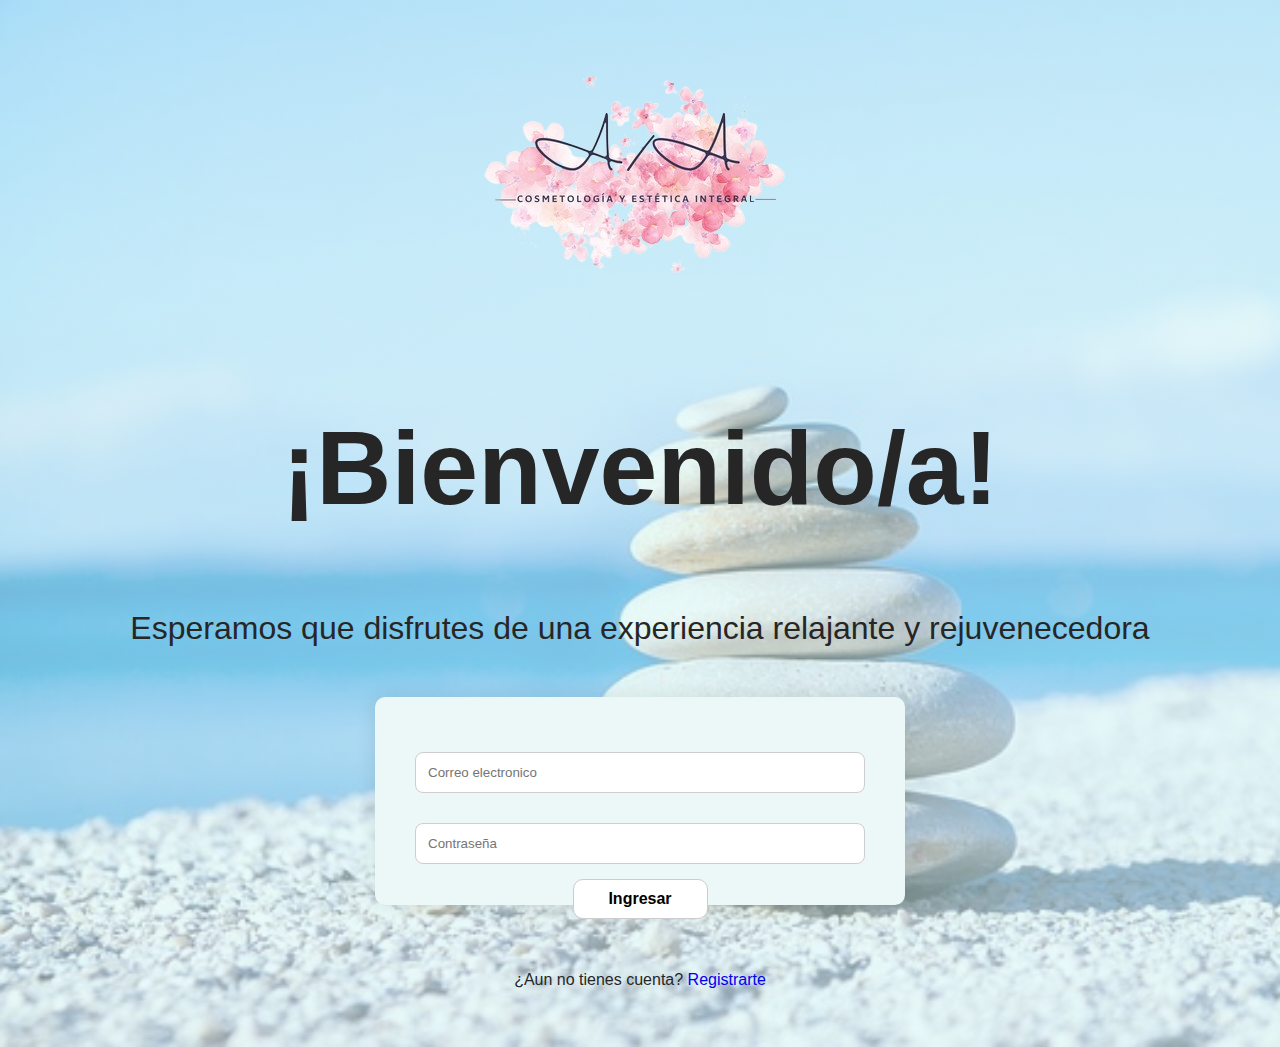
<file: ingreso.html>
<!DOCTYPE html>
<html lang="en">
<head>
    <meta charset="UTF-8">
    <meta name="viewport" content="width=device-width, initial-scale=1.0">
    <title>ingreso</title>
    <link rel="stylesheet" href="ingreso.css">
</head>
<body>
    <div class="logo_inicio">
        <img class="img_logo" src="imagenes/logo.png" alt="">
    </div>
    <div class="contenido">
        <h1>¡Bienvenido/a!</h1>
        <p >Esperamos que disfrutes de una experiencia relajante y rejuvenecedora</p>    
        
        <form>
            <label for="Correo"></label>
            <input id="Correo" name="Correo" placeholder="Correo electronico" autocomplete="off">
        
            <label for="contrasena"></label>
            <input id="contrasena" name="contrasena" placeholder="Contraseña" autocomplete="off">
            
            <button type="summit" id="summit">Ingresar</button>    
        </form>
        <!-- <script src="inicio.js"></script> -->
        <div class="login-link">
            <p class="p_login">¿Aun no tienes cuenta? 
            <a href="inicio.html">Registrarte</a></p>
        </div>
    </div>
</body>
</html>
</file>
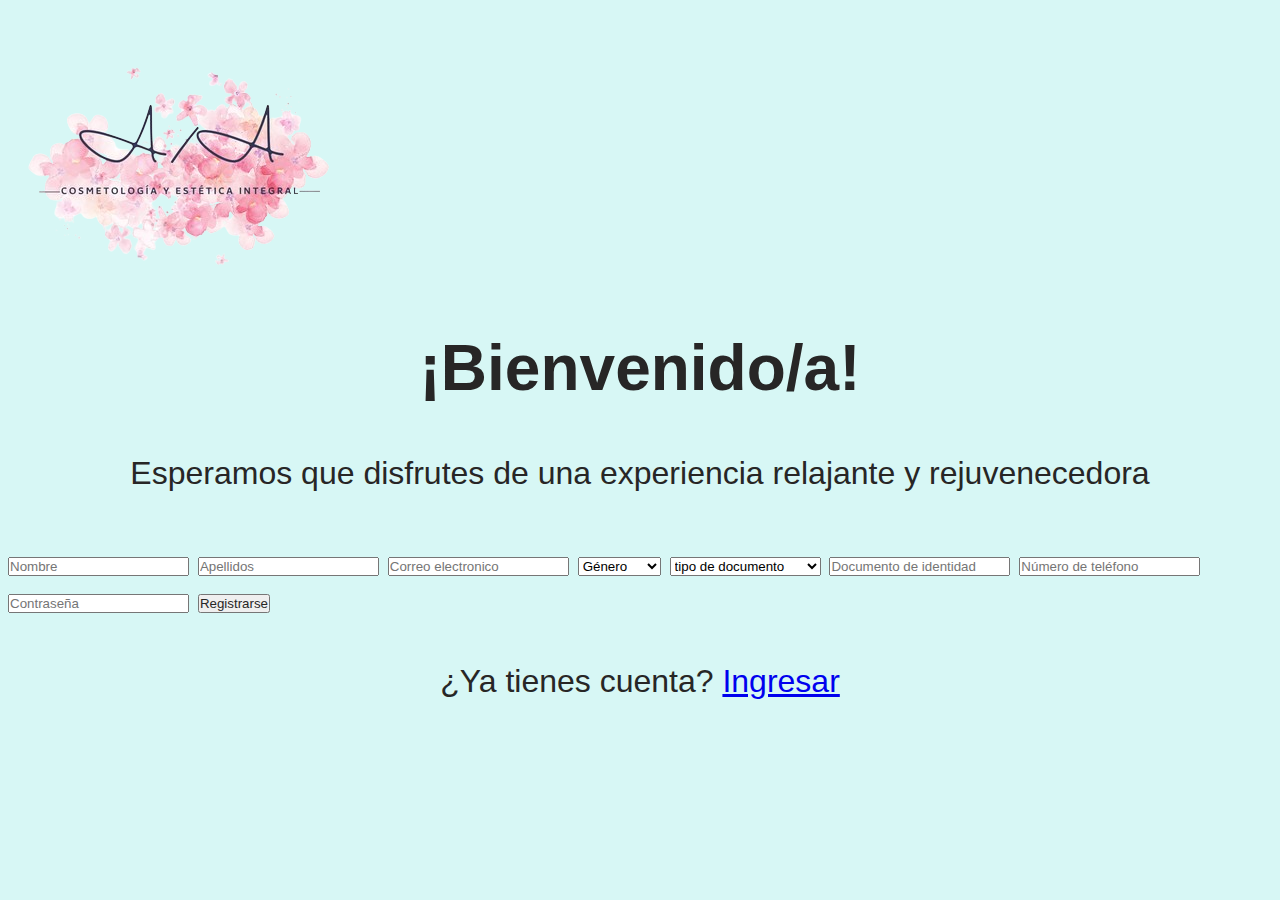
<file: inicio.html>
<!DOCTYPE html>
<html lang="en">
<head>
    <meta charset="UTF-8">
    <meta name="viewport" content="width=device-width, initial-scale=1.0">
    <link rel="stylesheet" href="inicio.css">
    <title>Document</title>
</head>
<body>
    <div class="logo_inicio">
        <img class="img_logo" src="imagenes/logo.png" alt="">
    </div>
    <div class="contenido">
        <h1>¡Bienvenido/a!</h1>
        <p >Esperamos que disfrutes de una experiencia relajante y rejuvenecedora</p>    
        
        <form>
            <label for="Nombre"></label>
            <input id="Nombre" name="Nombre" placeholder="Nombre" autocomplete="off">
        
            <label for="Apellidos"></label>
            <input id="Apellidos" name="Apellidos" placeholder="Apellidos" autocomplete="off">
        
            <label for="Correo"></label>
            <input id="Correo" name="Correo" placeholder="Correo electronico" autocomplete="off">
        
            <label for="genero"></label>
            <select id="genero" name="genero">
                <option value="">Género</option>
                <option value="1">Masculino</option>
                <option value="2">Femenino</option>
                <option value="3">Otro</option>
            </select>
        
            <label for="tipo"></label>
            <select id="tipo">
                <option value="">tipo de documento</option>
                <option value="1">Tarjeta de identidad</option>
                <option value="2">Cedula de ciudadania</option>
                <option value="3">Otro</option>
            </select>
            <label for="documento"></label>
            <input id="documento" name="documento" placeholder="Documento de identidad" autocomplete="off">
        
            <label for="telefono"></label>
                <input id="telefono" name="telefono" placeholder="Número de teléfono" autocomplete="off">
        
            <label for="contrasena"></label>
            <input id="contrasena" name="contrasena" placeholder="Contraseña" autocomplete="off">
            
            <button type="summit" id="summit">Registrarse</button>    
        </form>
        <script src="inicio.js"></script>
        <div class="login-link">
            <p class="p_login">¿Ya tienes cuenta? 
            <a href="ingreso.html" >Ingresar</a></p>
        </div>
    </div>
    
</body>
</html>
</file>
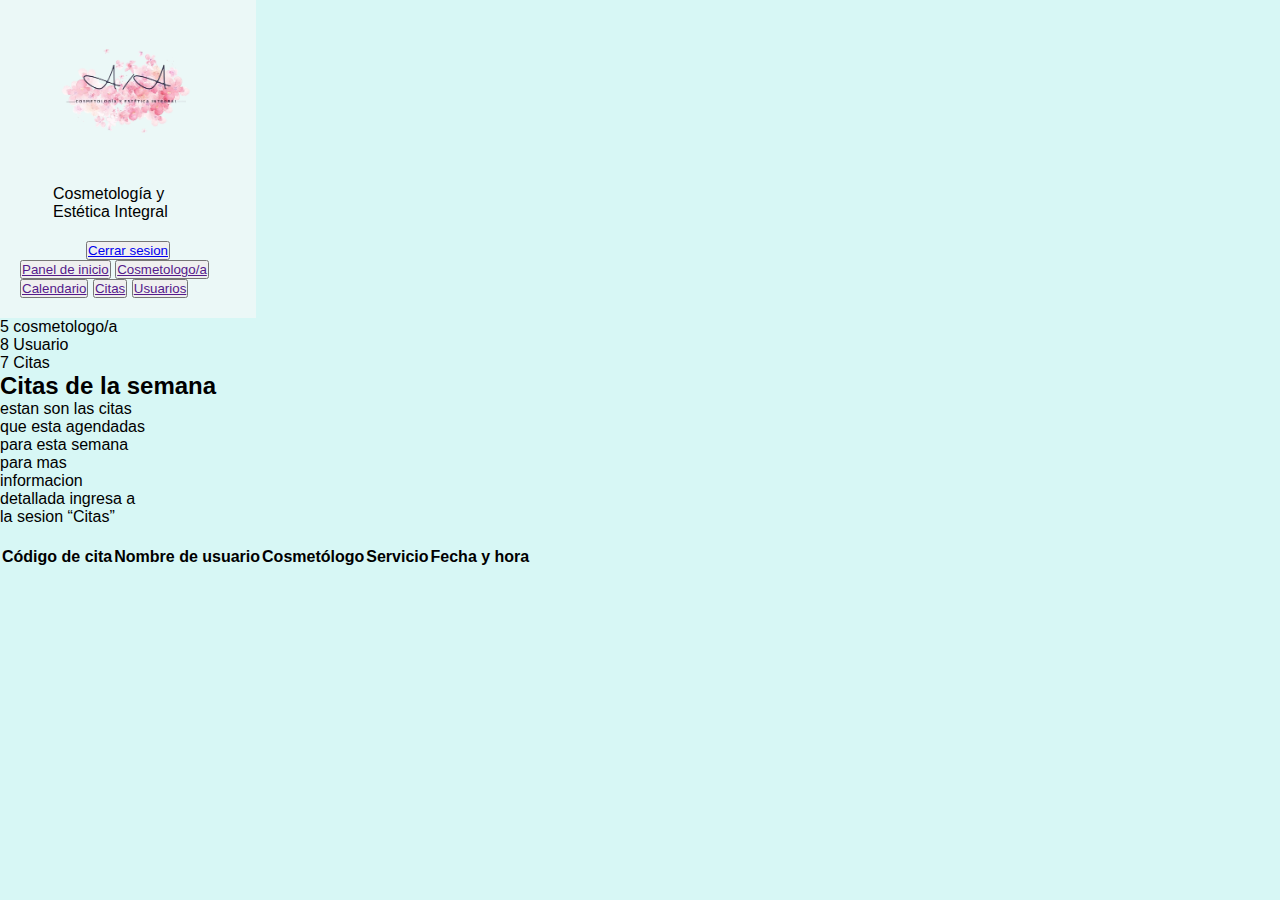
<file: panel_inicio_admin.html>
<!DOCTYPE html>
<html lang="en">
<head>
    <meta charset="UTF-8">
    <meta name="viewport" content="width=device-width, initial-scale=1.0">
    <title>panel de inicio administrador</title>
    <link rel="stylesheet" href="panel_inicio_admin.css">
</head>
<body>
    <div>
        <aside class="contenedor_lateral">
            <div class="cont_logo">
                <img src="imagenes/logo.png" alt="">
                <p>Cosmetología y Estética Integral</p>
            </div>
            <button class="boton_logo">
                <a href="index.html">Cerrar sesion</a>
            </button>
            <nav class="nav_logo">
                <button class="button_nav_logo" >
                    <a href="">Panel de inicio</a>
                </button>
                <button class="button_nav_logo" >
                    <a href="">Cosmetologo/a</a>
                </button>
                <button class="button_nav_logo" >
                    <a href="">Calendario</a>
                </button>
                <button class="button_nav_logo" >
                    <a href="">Citas</a>
                </button>
                <button class="button_nav_logo" >
                    <a href="">Usuarios</a>
                </button>
            </nav>
        </aside>
        <main class="cont_logo">
            <div class="panel">
                <div class="panel_cards">
                    <div class="panel_card">
                        <span>5</span>
                        <span>cosmetologo/a</span>
                    </div>
                    <div class="panel_card">
                        <span>8</span>
                        <span>Usuario</span>
                    </div>
                    <div class="panel_card">
                        <span>7</span>
                        <span>Citas</span>
                    </div>
                </div>
                <div class="contenido_principal">
                    <h2 class="h2_principal">Citas de la semana </h2>
                    <p class="p_principal">estan son las citas que esta agendadas para esta semana 
                        para mas informacion detallada ingresa a la sesion “Citas” </p>
                    <table class="tabla_principal">
                        <thead class="thead_tabla">
                            <tr class="tr_tabla">
                                <th class="th_tabla">Código de cita</th>
                                <th class="th_tabla">Nombre de usuario</th>
                                <th class="th_tabla">Cosmetólogo</th>
                                <th class="th_tabla">Servicio</th>
                                <th class="th_tabla">Fecha y hora</th>
                            </tr>
                        </thead>
                        <tbody>
                            
                        </tbody>
                    </table>
                </div>
            </div>
        </main>
    </div>
</body>
</html>
</file>
<file: ingreso.css>
:root{
    --primary-color: #D7F7F5;
    --secondary-color: #ebf8f7;
    --tertiary-color: #272626;
    --cuartiary-color: #eccccc;
    --max-width: 1700px;
    --padding: 8px;
    --margin: 10px;
    --border-radius: 30px;
    --transition: 1s;
    --font-size: 16px;
    --h1: 6.5rem;
    --p: 2.0rem;
    --spacing: 50px;
}
body{
    background: var(--primary-color);
    font-family: "Montserrat", sans-serif;
    background-image: linear-gradient(62deg, #d7f7f585 0%, #d7f7f5a1 100%) , url(imagenes/fondo_registro.png);
    background-repeat: no-repeat;
    background-size: cover;
}
.logo_inicio{
    display: flex;
    align-items: center;
    justify-content: center;
    max-width: var(--max-width);
    margin: 0 auto;
    padding: 0 var(--padding);
}
.contenido{
    display: flex;
    flex-direction: column;
    align-items: center;
    text-align: center;
    padding: 0 var(--padding);
    font-size: var(--p);
    justify-content: center;
}
h1{
    font-size: var(--h1);
}
p{
    font-size: var(--p);
    text-align: center;
}
.contenido h1, p{
    margin-bottom: var(--spacing);
    color: var(--tertiary-color);
}
form{
    max-width: 450px;
    width: 560px;
    margin: 0 auto;
    background-color:var(--secondary-color);
    box-shadow: 0 0 20px rgba(0, 0, 0, 0.1);
    border-radius: 10px;
    padding: 40px 40px 0px 40px;
    display: flex;
    flex-direction: column;
    gap: 15px;
    margin-bottom: 50px
}
input , select{
    padding: 12px;
    border: 1px solid #cecece;
    border-radius: 8px;
    outline: none;
}
label {
    font-size: var(--font-size);
}
button{
    width: 30%;
    padding: 10px;
    background-color: #ffffff;
    border: 1px solid #ccc;
    border-radius: 10px;
    cursor: pointer;
    font-size: var(--font-size);
    font-weight: bold;
    text-align: center;
    margin: 0 auto;
    margin-bottom: -14px;
}
.login-link p , a{
    font-size: var(--font-size);
    text-decoration: none;
}
.error{
    border: solid 1px #e01919;
}
.correcto{
    border: solid 1px #5dc52d;
}
</file>
<file: inicio.css>
*{
    margin: 0;
    padding: 0;
    box-sizing: 0;
}
:root{
    --primary-color: #D7F7F5;
    --secondary-color: #ebf8f7;
    --tertiary-color: #272626;
    --cuartiary-color: #eccccc;
    --max-width: 1700px;
    --padding: 8px;
    --margin: 10px;
    --border-radius: 30px;
    --transition: 1s;
    --font-size: 16px;
    --h1: 6.5rem;
    --p: 2.0rem;
    --spacing: 50px;
}
body{
    background: var(--primary-color);
    font-family: "Montserrat", sans-serif;
}
.logo_inicio{
    width: 100%;
    display: flex;
    justify-content: flex-start;
    max-width: var(--max-width);
    margin: 0 auto;
    padding: 0 var(--padding);
}
.contenido{
    display: flex;
    flex-direction: column;
    align-items: center;
    padding: 0 var(--padding);
    font-size: var(--p);
    justify-content: center;
}
.h1_contenido{
    font-size: var(--h1);
}
.p_contenido{
    font-size: var(--p);
}
.contenido h1, p, button{
    margin-bottom: var(--spacing);
    color: var(--tertiary-color);
}
.form-contenedor{
    background-color: var(--secondary-color);
    border-radius: 10px;
    box-shadow: 0 0 20px rgba(0, 0, 0, 0.1);
    width: 560px;
    display: flex;
    padding: 40px 40px 0px 40px;
    flex-direction: column;
    gap: 12px;
    margin-bottom: 50px
}
.form-contenedor input, .form-contenedor select {
    padding: 10px;
    border: 1px solid #ccc;
    border-radius: 8px;
}
.form-contenedor .form-group {
    display: flex;
    flex-direction: column;
    gap: 8px;
}
.form-contenedor .form-group label {
    font-size: var(--font-size);
}
.form-contenedor .form-group .phone-input {
    display: flex;
}
.form-contenedor .form-group .phone-input select {
    width: 50px;
    margin-right: 10px;
}
.form-contenedor .form-group .phone-input input {
    flex: 1;
}
.form-contenedor .show-password {
    display: flex;
    align-items: center;
}
.form-contenedor .show-password input {
    width: auto;
    margin-left: 10px;
}
.submit{
    width: 30%;
    padding: 10px;
    background-color: #ffffff;
    border: 1px solid #ccc;
    border-radius: 10px;
    cursor: pointer;
    font-size: var(--font-size);
    font-weight: bold;
    text-align: center;
    margin: 0 auto;
    margin-bottom: -14px;
}
.form-contenedor .login-link {
    text-align: center;
    margin-top: 10px;
}
.form-contenedor .login-link a {
    text-decoration: none;
    color: #000000;
    font-weight: bold;
}
</file>
<file: panel_inicio_admin.css>
* {
    margin: 0;
    padding: 0;
    box-sizing: border-box;
}
:root{
    --primary-color: #D7F7F5;
    --secondary-color: #ebf8f7;
    --tertiary-color: #272626;
    --cuartiary-color: #eccccc;
    --max-width: 1700px;
    --padding: 8px;
    --margin: 10px;
    --border-radius: 30px;
    --transition: 1s;
    --font-size: 16px;
    --h1: 6.5rem;
    --p: 2.0rem;
}
body{
    background: var(--primary-color);
    font-family: "Montserrat", sans-serif;
}
.contenedor_lateral{
    width: 20%;
    background-color: var(--secondary-color);
    display: flex;
    flex-direction: column;
    align-items: center;
    padding: 20px;
}
.cont_logo img , p{
    width: 100%;
    max-width: 150px;
    margin-bottom: 20px;    
}
</file>
